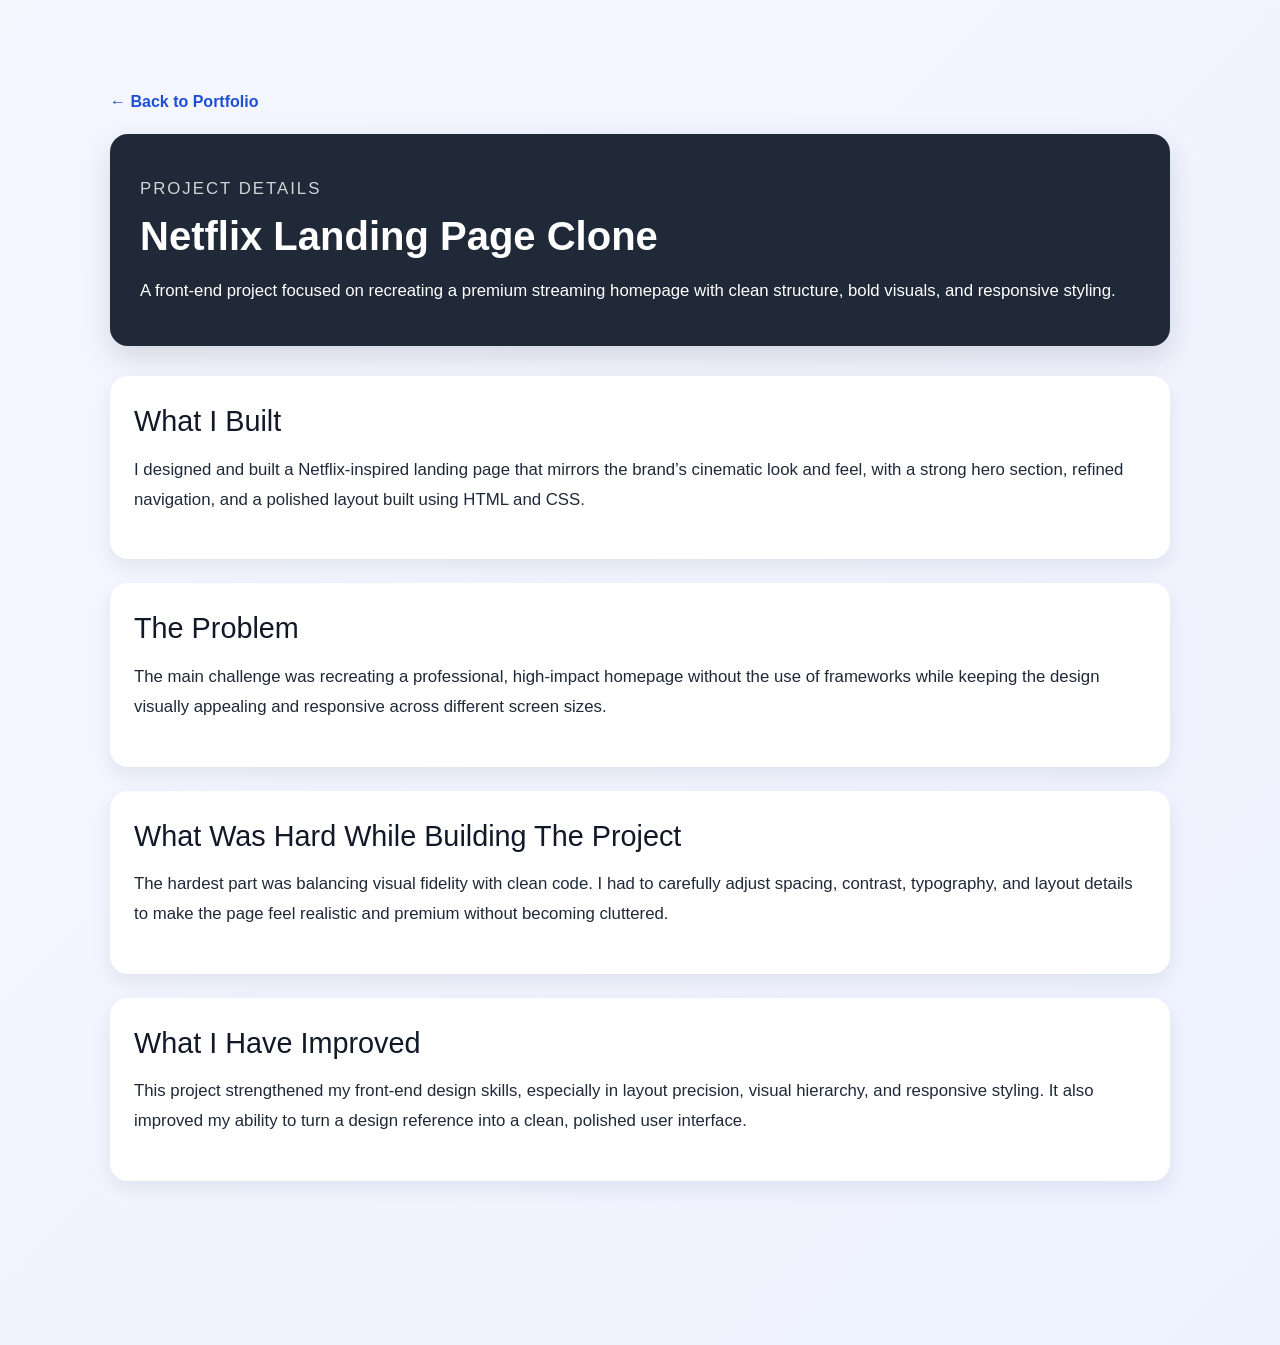
<file: project-details.html>
<!DOCTYPE html>
<html lang="en">
  <head>
    <meta charset="UTF-8" />
    <meta name="viewport" content="width=device-width, initial-scale=1.0" />
    <title>Project Details | Khumo Mpshe</title>
    <link href="https://cdn.jsdelivr.net/npm/bootstrap@5.3.8/dist/css/bootstrap.min.css" rel="stylesheet" integrity="sha384-sRIl4kxILFvY47J16cr9ZwB07vP4J8+LH7qKQnuqkuIAvNWLzeN8tE5YBujZqJLB" crossorigin="anonymous" />
    <style>
      body {
        background: linear-gradient(135deg, #f5f7ff 0%, #eef2ff 100%);
        color: #1f2937;
        font-family: Arial, sans-serif;
      }

      .page-wrap {
        max-width: 1100px;
        margin: 60px auto;
        padding: 30px 20px 80px;
      }

      .project-header {
        background: #1f2937;
        color: white;
        border-radius: 18px;
        padding: 40px 30px;
        margin-bottom: 30px;
        box-shadow: 0 12px 30px rgba(31, 41, 55, 0.15);
      }

      .section-card {
        background: white;
        border-radius: 18px;
        padding: 28px 24px;
        margin-bottom: 24px;
        box-shadow: 0 8px 20px rgba(15, 23, 42, 0.08);
      }

      h1, h2, h3 {
        margin-bottom: 16px;
      }

      h1 {
        font-size: 2.5rem;
        font-weight: 700;
      }

      h2 {
        font-size: 1.8rem;
        color: #111827;
      }

      p, li {
        font-size: 1.05rem;
        line-height: 1.8;
      }

      ul {
        padding-left: 20px;
      }

      .back-link {
        display: inline-block;
        margin-bottom: 20px;
        text-decoration: none;
        color: #1d4ed8;
        font-weight: 600;
      }

      .back-link:hover {
        text-decoration: underline;
      }
    </style>
  </head>
  <body>
    <div class="page-wrap">
      <a class="back-link" href="index.html">← Back to Portfolio</a>

      <div class="project-header">
        <p class="text-uppercase mb-2" style="letter-spacing: 2px; opacity: 0.8;">Project Details</p>
        <h1 id="project-title">Project</h1>
        <p id="project-summary" class="mb-0">Project summary</p>
      </div>

      <section id="what-i-built" class="section-card">
        <h2>What I Built</h2>
        <p id="built-text"></p>
      </section>

      <section id="the-problem" class="section-card">
        <h2>The Problem</h2>
        <p id="problem-text"></p>
      </section>

      <section id="what-was-hard" class="section-card">
        <h2>What Was Hard While Building The Project</h2>
        <p id="hard-text"></p>
      </section>

      <section id="what-i-have-improved" class="section-card">
        <h2>What I Have Improved</h2>
        <p id="improved-text"></p>
      </section>
    </div>

    <script>
      const projectData = {
        netflix: {
          title: 'Netflix Landing Page Clone',
          summary: 'A front-end project focused on recreating a premium streaming homepage with clean structure, bold visuals, and responsive styling.',
          built: 'I designed and built a Netflix-inspired landing page that mirrors the brand’s cinematic look and feel, with a strong hero section, refined navigation, and a polished layout built using HTML and CSS.',
          problem: 'The main challenge was recreating a professional, high-impact homepage without the use of frameworks while keeping the design visually appealing and responsive across different screen sizes.',
          hard: 'The hardest part was balancing visual fidelity with clean code. I had to carefully adjust spacing, contrast, typography, and layout details to make the page feel realistic and premium without becoming cluttered.',
          improved: 'This project strengthened my front-end design skills, especially in layout precision, visual hierarchy, and responsive styling. It also improved my ability to turn a design reference into a clean, polished user interface.'
        },
        youtube: {
          title: 'YouTube Landing Page',
          summary: 'A responsive media-inspired landing page built to recreate the structure and feel of a modern video platform.',
          built: 'I created a YouTube-inspired homepage featuring a clean navigation bar, content cards, and a structured layout designed to feel familiar, functional, and visually engaging for users.',
          problem: 'The challenge was to build a content-heavy page that remained easy to read and visually balanced while still feeling modern and user-friendly.',
          hard: 'The hardest part was keeping the repeated card layouts consistent while preserving strong spacing and alignment. I also had to make sure the design adapted well to smaller screens without losing readability.',
          improved: 'This project improved my ability to build responsive front-end interfaces and design content-rich layouts that remain both accessible and visually polished.'
        },
        tesla: {
          title: 'Tesla Landing Page',
          summary: 'A luxury-inspired landing page designed to reflect a clean, high-end product brand experience.',
          built: 'I designed a Tesla-inspired homepage with a bold hero section, minimal styling, and strong product-focused messaging to emphasize premium design and modern aesthetics.',
          problem: 'The challenge was recreating the sleek minimal identity of a luxury brand while ensuring the layout felt modern, easy to navigate, and responsive on different devices.',
          hard: 'The hardest part was keeping the design minimal without making it feel empty. I had to carefully refine typography, spacing, and visual emphasis to give the page a premium look.',
          improved: 'This project strengthened my design instincts, especially in minimal layout composition, visual hierarchy, and creating a polished brand experience through simple design choices.'
        },
        zoo: {
          title: 'Pine City Zoo Website',
          summary: 'A themed zoo website created to showcase attractions, information, and a visitor-friendly experience for an animal-focused brand.',
          built: 'I built a zoo website with dedicated sections for animals, activities, and visitor information, using a friendly and colorful visual style to match the project theme.',
          problem: 'The challenge was to organize a large amount of information in a way that remained easy to navigate, visually engaging, and clear for users.',
          hard: 'The hardest part was balancing playful design with clarity. I had to keep the page structured and readable while still making it feel welcoming and warm.',
          improved: 'This project improved my ability to build multi-section websites and present information clearly while maintaining a strong theme and effective design direction.'
        },
        marvel: {
          title: 'Marvels Website',
          summary: 'A themed landing page inspired by Marvel’s bold, dynamic branding and high-energy comic-book aesthetic.',
          built: 'I created a Marvel-inspired website with dramatic colors, impactful typography, and energetic styling to reflect the excitement and intensity of a superhero brand.',
          problem: 'The challenge was to capture the thrill of a comic-book universe while keeping the design readable, intentional, and visually balanced instead of overwhelming the user.',
          hard: 'The hardest part was balancing bold visuals with clarity. I had to ensure the page remained engaging without becoming too busy or difficult to navigate.',
          improved: 'This project strengthened my branding design skills and taught me how to use color, contrast, and typography to create a memorable visual identity.'
        },
        calculator: {
          title: 'Calculator',
          summary: 'A functional calculator built with JavaScript to solve everyday arithmetic needs with a clean and intuitive interface.',
          built: 'I created a calculator with a simple but responsive interface and logic for standard operations including addition, subtraction, multiplication, and division.',
          problem: 'The challenge was to make the interface intuitive while ensuring the calculation logic was consistent and reliable for real user interactions.',
          hard: 'The hardest part was correctly handling functionality and user input without introducing logic errors. I had to make sure the app responded properly in real time and handled common edge cases.',
          improved: 'This project improved my JavaScript logic skills and helped me become more confident in creating interactive UI features that work reliably for users.'
        },
        'google-keep': {
          title: 'Google Keep Clone',
          summary: 'A note-taking application inspired by Google Keep, built with React to manage quick ideas and reminders in a clean interface.',
          built: 'I built a digital note-taking app with a minimalist layout and note management features, designed to feel familiar and practical for everyday use.',
          problem: 'The challenge was to create a useful notes tool that felt simple, fast, and intuitive while still providing a functional user experience.',
          hard: 'The hardest part was managing the state effectively and ensuring note interactions felt smooth and natural for the user.',
          improved: 'This project strengthened my React knowledge, especially in state management and building practical interfaces that solve everyday product needs.'
        },
        twitter: {
          title: 'Twitter Clone',
          summary: 'A social media-inspired application built to recreate the core structure and feel of a modern conversation feed.',
          built: 'I created a Twitter-inspired interface with post cards, profile summaries, and a social feed layout designed to reflect the familiar flow of a messaging platform.',
          problem: 'The challenge was to build a familiar social interface that felt engaging and clear while maintaining a clean and user-friendly layout.',
          hard: 'The hardest part was keeping repeated content blocks visually consistent while preserving strong hierarchy and readability across the feed.',
          improved: 'This project improved my UI composition skills and my ability to design interfaces for content-heavy applications with clear structure and good user flow.'
        },
        'urban-threads': {
          title: 'Online Store - Urban Threads',
          summary: 'An online shopping platform built for a fashion brand, designed to feel modern, organized, and customer-friendly.',
          built: 'I created an e-commerce storefront with a product catalog, organized layout, and shopping-focused structure to provide a smooth and engaging online shopping experience.',
          problem: 'The challenge was to present a large number of products in a way that felt organized, visually appealing, and easy for customers to browse and understand.',
          hard: 'The hardest part was building a layout that balanced product visibility with clarity. I had to make sure the storefront remained clean and conversion-focused without feeling crowded.',
          improved: 'This project improved my e-commerce design thinking, product presentation skills, and my understanding of how to build interfaces that support user shopping behavior.'
        },
        'tic-tac-toe': {
          title: 'Tic Tac Toe Game',
          summary: 'A classic game project built with React to practice logic, interaction design, and game-state handling.',
          built: 'I built a playable Tic Tac Toe game with a clean interface and logic for turn management, win detection, and a reset flow to create a smooth gameplay experience.',
          problem: 'The challenge was to implement the core game logic correctly while maintaining a simple and responsive interface that felt satisfying to use.',
          hard: 'The hardest part was ensuring the game rules and state updates were accurate after every move. I had to carefully structure the logic so the interface responded consistently.',
          improved: 'This project improved my JavaScript logic skills and strengthened my understanding of React state updates and interactive UI behavior.'
        },
        amazon: {
          title: 'Amazon Landing Page',
          summary: 'A large-scale storefront-inspired landing page designed to reflect the structure and flow of a modern e-commerce homepage.',
          built: 'I created an Amazon-inspired homepage with promotional content, product sections, and a familiar storefront structure designed to feel commercial, organized, and engaging.',
          problem: 'The challenge was to build a broad, information-rich page that remained readable and visually structured while reflecting the style of an established retail brand.',
          hard: 'The hardest part was balancing density and clarity. I had to organize content carefully so the page felt complete without overwhelming the user.',
          improved: 'This project developed my layout organization, visual hierarchy, and ability to create polished storefront-style interfaces with a strong commercial feel.'
        },
        airbnb: {
          title: 'Airbnb Capstone',
          summary: 'A full-stack booking platform inspired by Airbnb, built with React, Node.js, MongoDB, Express, and authentication to deliver a complete travel booking experience.',
          built: 'I developed a full-stack Airbnb-style application with listings, booking functionality, and secure authentication, creating a cohesive platform that combines user experience with practical backend logic.',
          problem: 'The challenge was integrating the frontend and backend into one functional system while ensuring the application remained smooth, reliable, and user-friendly.',
          hard: 'The most difficult part was connecting the data flow correctly across the application, especially around authentication and booking logic, so the platform worked consistently from end to end.',
          improved: 'This capstone project significantly strengthened my full-stack development skills, backend integration knowledge, and confidence in building complete, real-world web applications.'
        }
      };

      const params = new URLSearchParams(window.location.search);
      const projectKey = params.get('project') || 'netflix';
      const project = projectData[projectKey] || projectData.netflix;

      document.getElementById('project-title').textContent = project.title;
      document.getElementById('project-summary').textContent = project.summary;
      document.getElementById('built-text').textContent = project.built;
      document.getElementById('problem-text').textContent = project.problem;
      document.getElementById('hard-text').textContent = project.hard;
      document.getElementById('improved-text').textContent = project.improved;
    </script>
  </body>
</html>
</file>
